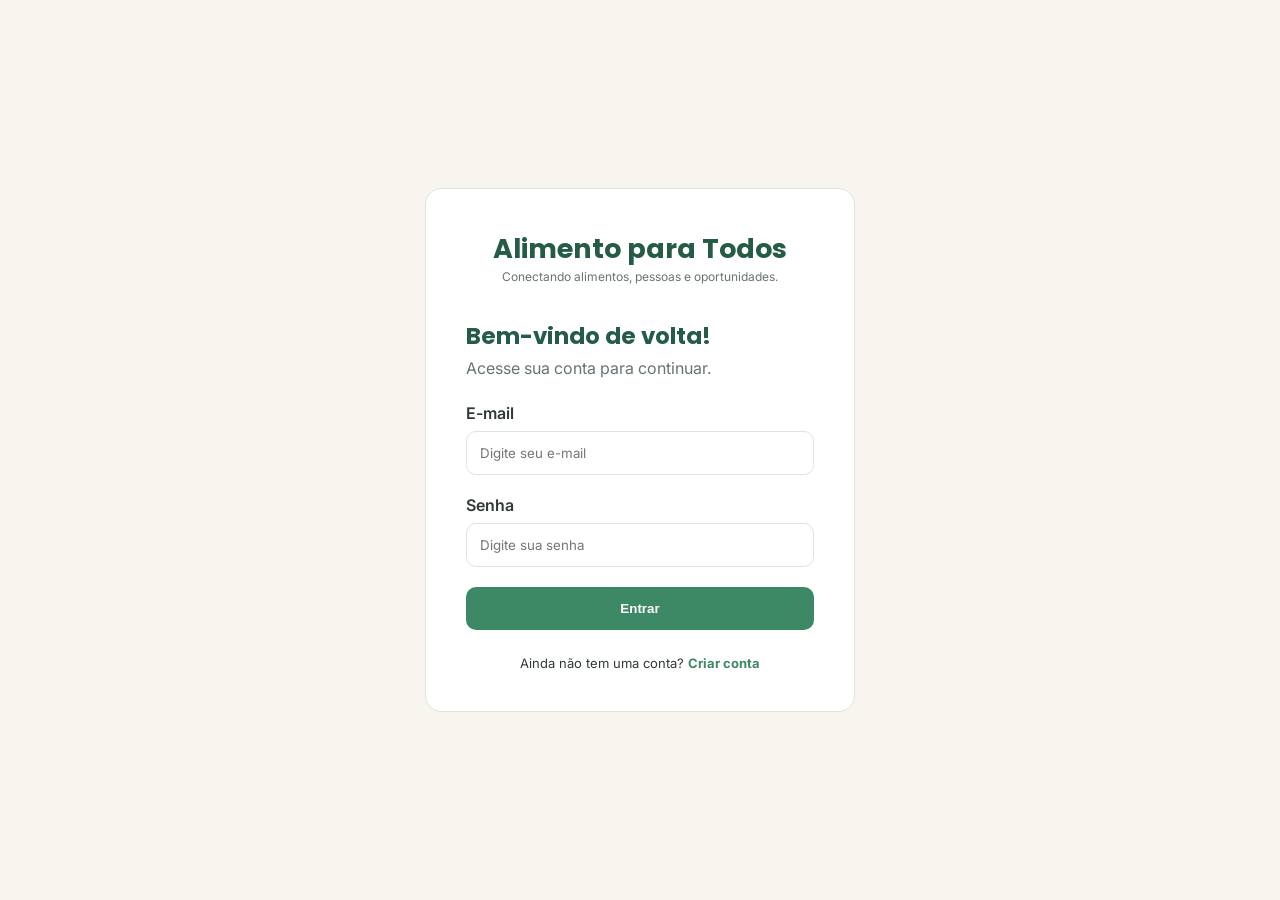
<file: index.html>
<!DOCTYPE html>
<html lang="pt-br">

<head>
    <meta charset="UTF-8">
    <meta name="viewport" content="width=device-width, initial-scale=1.0">

    <title>Login | Alimento para Todos</title>

    <link rel="preconnect" href="https://fonts.googleapis.com">
    <link rel="preconnect" href="https://fonts.gstatic.com" crossorigin>

    <link href="https://fonts.googleapis.com/css2?family=Inter:wght@400;500;600;700&family=Poppins:wght@400;500;600;700&display=swap" rel="stylesheet">

    <link rel="stylesheet" href="assets/css/style.css">
    <link rel="stylesheet" href="assets/css/login.css">

</head>

<body data-area="publica">

    <main class="login-container">

        <section class="login-card">

            <div class="logo">
                <h1>Alimento para Todos</h1>
                <p>Conectando alimentos, pessoas e oportunidades.</p>
            </div>

            <div class="login-titulo">
                <h2>Bem-vindo de volta!</h2>
                <p>Acesse sua conta para continuar.</p>
            </div>

            <form id="form-login" action="#" method="POST">

                <p class="mensagem" id="mensagem" role="alert"></p>

                <div class="campo">
                    <label for="email">E-mail</label>
                    <input
                        type="email"
                        id="email"
                        name="email"
                        placeholder="Digite seu e-mail"
                        autocomplete="email"
                        required
                    >
                </div>

                <div class="campo">
                    <label for="senha">Senha</label>
                    <input
                        type="password"
                        id="senha"
                        name="senha"
                        placeholder="Digite sua senha"
                        autocomplete="current-password"
                        required
                    >
                </div>

                <button type="submit" class="btn-entrar">
                    Entrar
                </button>

            </form>

            <div class="login-cadastro">
                <p>
                    Ainda não tem uma conta?
                    <a href="cadastro.html">Criar conta</a>
                </p>
            </div>

        </section>

    </main>

    <script src="assets/js/utils.js"></script>
    <script src="assets/js/api.js"></script>
    <script src="assets/js/auth.js"></script>
    <script src="assets/js/paginas/login.js"></script>

</body>

</html>
</file>
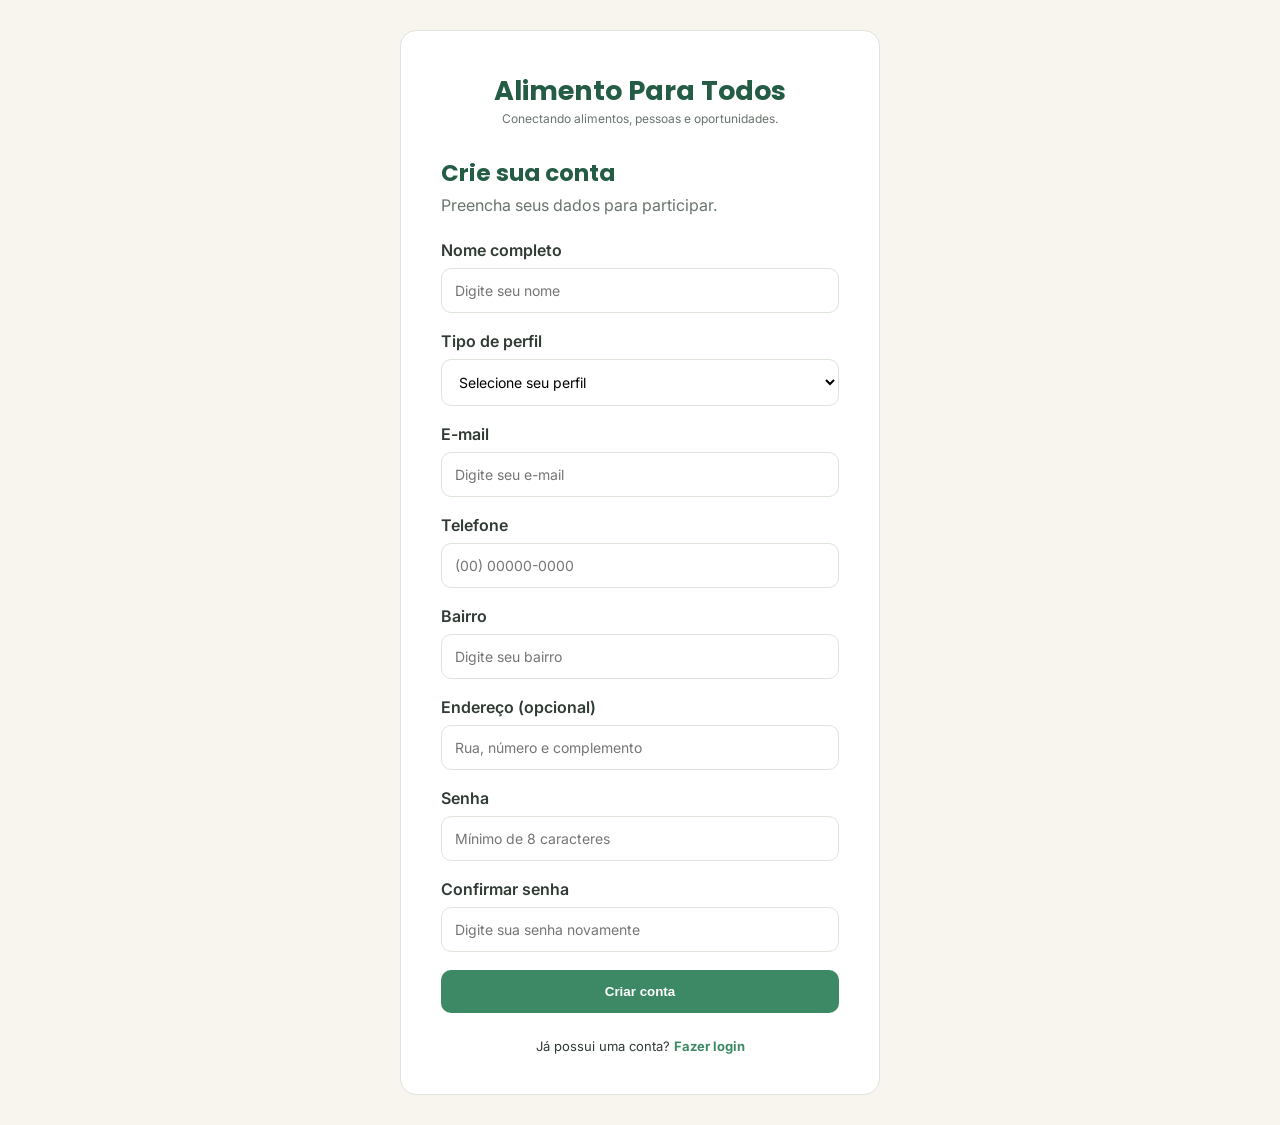
<file: cadastro.html>
<!DOCTYPE html>
<html lang="pt-br">

<head>
    <meta charset="UTF-8">
    <meta name="viewport" content="width=device-width, initial-scale=1.0">

    <title>Cadastro | Alimento Para Todos</title>

    <link rel="preconnect" href="https://fonts.googleapis.com">
    <link rel="preconnect" href="https://fonts.gstatic.com" crossorigin>

    <link href="https://fonts.googleapis.com/css2?family=Inter:wght@400;500;600;700&family=Poppins:wght@400;500;600;700&display=swap" rel="stylesheet">

    <link rel="stylesheet" href="assets/css/style.css">
    <link rel="stylesheet" href="assets/css/cadastro.css">

</head>

<body data-area="publica">

    <main class="cadastro-container">

        <section class="cadastro-card">

            <div class="logo">
                <h1>Alimento Para Todos</h1>
                <p>Conectando alimentos, pessoas e oportunidades.</p>
            </div>

            <div class="cadastro-titulo">
                <h2>Crie sua conta</h2>
                <p>Preencha seus dados para participar.</p>
            </div>

            <form id="form-cadastro" action="#" method="POST" novalidate>

                <p class="mensagem" id="mensagem" role="alert"></p>

                <div class="campo">
                    <label for="nome">Nome completo</label>
                    <input
                        type="text"
                        id="nome"
                        name="nome"
                        placeholder="Digite seu nome"
                        maxlength="150"
                        autocomplete="name"
                        required
                    >
                </div>

                <div class="campo">
                    <label for="perfil">Tipo de perfil</label>
                    <select id="perfil" name="perfil" required>
                        <option value="">Selecione seu perfil</option>
                        <option value="comercio">Comércio</option>
                        <option value="ong">ONG</option>
                    </select>
                </div>

                <div class="campo">
                    <label for="email">E-mail</label>
                    <input
                        type="email"
                        id="email"
                        name="email"
                        placeholder="Digite seu e-mail"
                        maxlength="150"
                        autocomplete="email"
                        required
                    >
                </div>

                <div class="campo">
                    <label for="telefone">Telefone</label>
                    <input
                        type="tel"
                        id="telefone"
                        name="telefone"
                        placeholder="(00) 00000-0000"
                        autocomplete="tel"
                        required
                    >
                </div>

                <div class="campo">
                    <label for="bairro">Bairro</label>
                    <input
                        type="text"
                        id="bairro"
                        name="bairro"
                        placeholder="Digite seu bairro"
                        maxlength="80"
                        required
                    >
                </div>

                <div class="campo">
                    <label for="endereco">Endereço (opcional)</label>
                    <input
                        type="text"
                        id="endereco"
                        name="endereco"
                        placeholder="Rua, número e complemento"
                        maxlength="200"
                        autocomplete="street-address"
                    >
                </div>

                <div class="campo">
                    <label for="senha">Senha</label>
                    <input
                        type="password"
                        id="senha"
                        name="senha"
                        placeholder="Mínimo de 8 caracteres"
                        minlength="8"
                        autocomplete="new-password"
                        required
                    >
                </div>

                <div class="campo">
                    <label for="confirmar_senha">Confirmar senha</label>
                    <input
                        type="password"
                        id="confirmar_senha"
                        name="confirmar_senha"
                        placeholder="Digite sua senha novamente"
                        minlength="8"
                        autocomplete="new-password"
                        required
                    >
                </div>

                <button type="submit" class="btn-cadastrar">
                    Criar conta
                </button>

            </form>

            <div class="cadastro-login">
                <p>
                    Já possui uma conta?
                    <a href="index.html">Fazer login</a>
                </p>
            </div>

        </section>

    </main>

    <script src="assets/js/utils.js"></script>
    <script src="assets/js/api.js"></script>
    <script src="assets/js/auth.js"></script>
    <script src="assets/js/paginas/cadastro.js"></script>

</body>

</html>
</file>
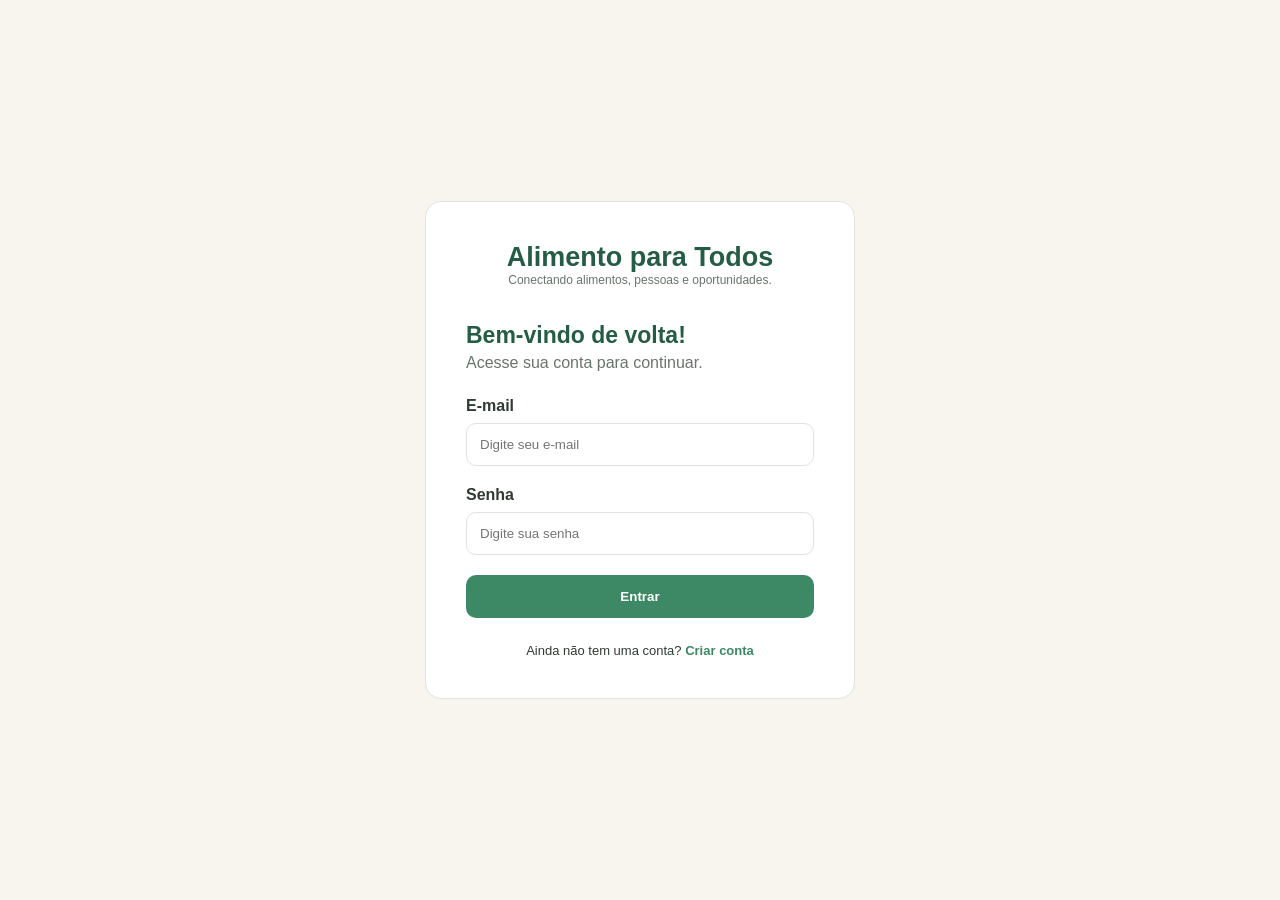
<file: comercio/minhas-doacoes.html>
<!DOCTYPE html>
<html lang="pt-br">

<head>
    <meta charset="UTF-8">
    <meta name="viewport" content="width=device-width, initial-scale=1.0">

    <title>Minhas Doações | Alimento Para Todos</title>

    <link rel="preconnect" href="https://fonts.googleapis.com">
    <link rel="preconnect" href="https://fonts.gstatic.com" crossorigin>

    <link href="https://fonts.googleapis.com/css2?family=Inter:wght@400;500;600;700&family=Poppins:wght@400;500;600;700&display=swap" rel="stylesheet">

    <link rel="stylesheet" href="../assets/css/style.css">
    <link rel="stylesheet" href="../assets/css/comercio.css">

</head>

<body data-area="comercio">

    <header class="cabecalho">

        <div class="logo">
            <h1>Alimentos Para Todos</h1>
        </div>

        <nav class="menu">
            <span class="usuario-nome" data-usuario-nome></span>

            <a href="minhas-doacoes.html" class="ativo">
                Minhas doações
            </a>

            <a href="../index.html" data-sair>
                Sair
            </a>
        </nav>

    </header>

    <main class="conteudo">

        <section class="pagina-titulo">

            <div>
                <h2>Minhas doações</h2>

                <p>
                    Acompanhe e gerencie os alimentos que você disponibilizou.
                </p>
            </div>

            <a href="nova-doacao.html" class="btn-principal">
                + Nova doação
            </a>

        </section>

        <p class="mensagem" id="mensagem" role="alert"></p>

        <section class="lista-doacoes" id="lista-doacoes">

        </section>

    </main>

    <script src="../assets/js/utils.js"></script>
    <script src="../assets/js/api.js"></script>
    <script src="../assets/js/auth.js"></script>
    <script src="../assets/js/paginas/minhas-doacoes.js"></script>

</body>

</html>
</file>
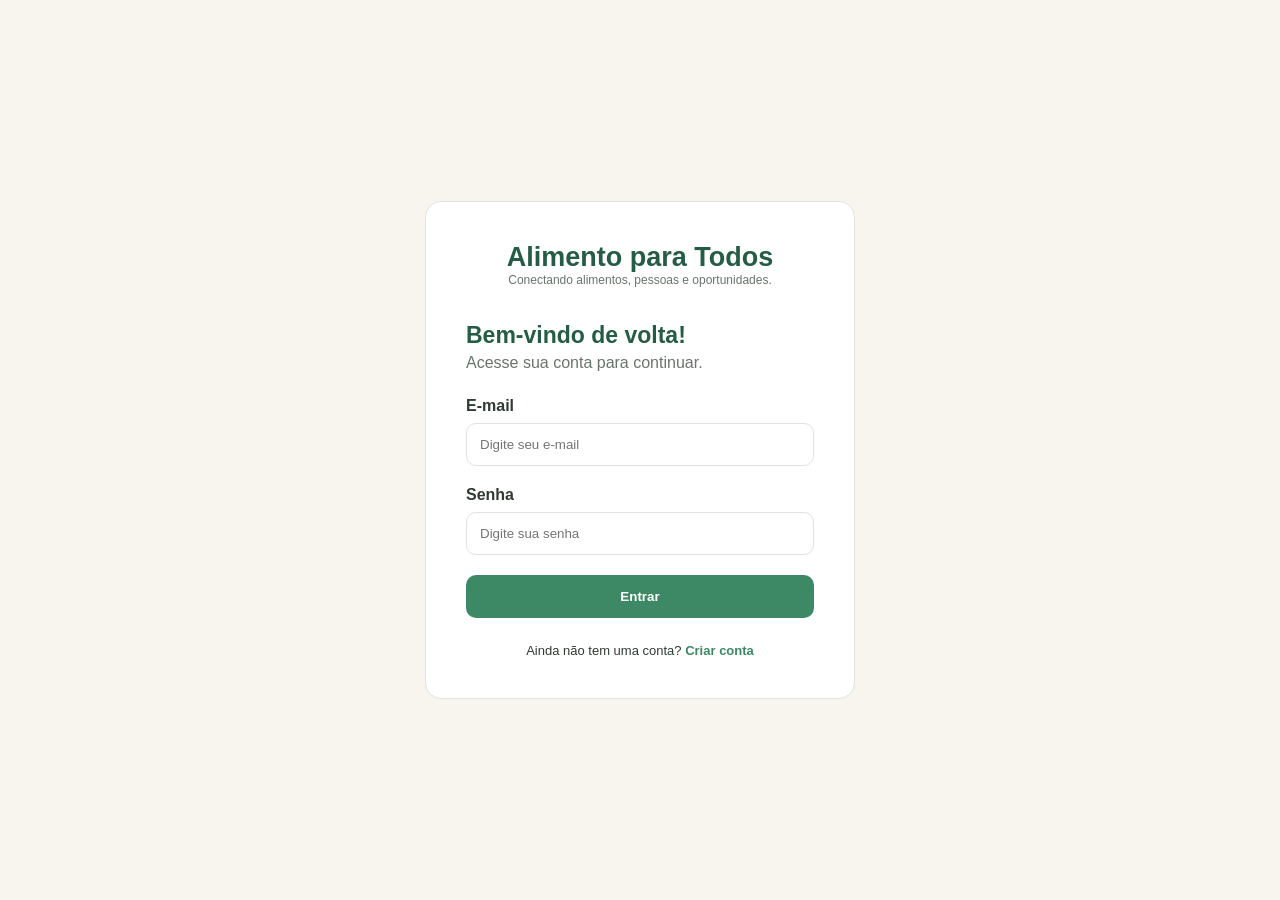
<file: comercio/nova-doacao.html>
<!DOCTYPE html>
<html lang="pt-br">

<head>
    <meta charset="UTF-8">
    <meta name="viewport" content="width=device-width, initial-scale=1.0">

    <title>Nova Doação | Alimento Para Todos</title>

    <link rel="preconnect" href="https://fonts.googleapis.com">
    <link rel="preconnect" href="https://fonts.gstatic.com" crossorigin>

    <link href="https://fonts.googleapis.com/css2?family=Inter:wght@400;500;600;700&family=Poppins:wght@400;500;600;700&display=swap" rel="stylesheet">

    <link rel="stylesheet" href="../assets/css/style.css">
    <link rel="stylesheet" href="../assets/css/comercio.css">

</head>

<body data-area="comercio">

    <header class="cabecalho">

        <div class="logo">
            <h1>Alimento Para Todos</h1>
        </div>

        <nav class="menu">
            <span class="usuario-nome" data-usuario-nome></span>
            <a href="minhas-doacoes.html">Minhas doações</a>
            <a href="../index.html" data-sair>Sair</a>
        </nav>

    </header>

    <main class="conteudo">

        <section class="formulario-container">

            <div class="pagina-titulo">
                <div>
                    <h2 id="titulo-pagina">Nova doação</h2>
                    <p>Compartilhe alimentos e ajude quem precisa.</p>
                </div>
            </div>

            <form class="formulario-doacao" id="form-doacao" action="#" method="POST">

                <p class="mensagem" id="mensagem" role="alert"></p>

                <div class="campo">
                    <label for="titulo">Nome do alimento</label>

                    <input
                        type="text"
                        id="titulo"
                        name="titulo"
                        placeholder="Ex: Frutas variadas"
                        maxlength="100"
                        required
                    >
                </div>

                <div class="campo">
                    <label for="categoria_id">Categoria</label>

                    <select
                        id="categoria_id"
                        name="categoria_id"
                        required
                    >
                        <option value="">Selecione uma categoria</option>
                    </select>
                </div>

                <div class="campo">
                    <label for="quantidade">Quantidade</label>

                    <input
                        type="text"
                        id="quantidade"
                        name="quantidade"
                        placeholder="Ex: 10 kg ou 20 unidades"
                        maxlength="50"
                        required
                    >
                </div>

                <div class="campo">
                    <label for="limite_retirada">Prazo para retirada</label>

                    <input
                        type="datetime-local"
                        id="limite_retirada"
                        name="limite_retirada"
                        required
                    >
                </div>

                <div class="campo">
                    <label for="descricao">Descrição (opcional)</label>

                    <textarea
                        id="descricao"
                        name="descricao"
                        rows="4"
                        maxlength="1000"
                        placeholder="Adicione informações sobre os alimentos..."
                    ></textarea>
                </div>

                <div class="formulario-acoes">

                    <a href="minhas-doacoes.html" class="btn-voltar">
                        Voltar
                    </a>

                    <button type="submit" class="btn-principal" id="btn-salvar">
                        Cadastrar doação
                    </button>

                </div>

            </form>

        </section>

    </main>

    <script src="../assets/js/utils.js"></script>
    <script src="../assets/js/api.js"></script>
    <script src="../assets/js/auth.js"></script>
    <script src="../assets/js/paginas/nova-doacao.js"></script>

</body>

</html>
</file>
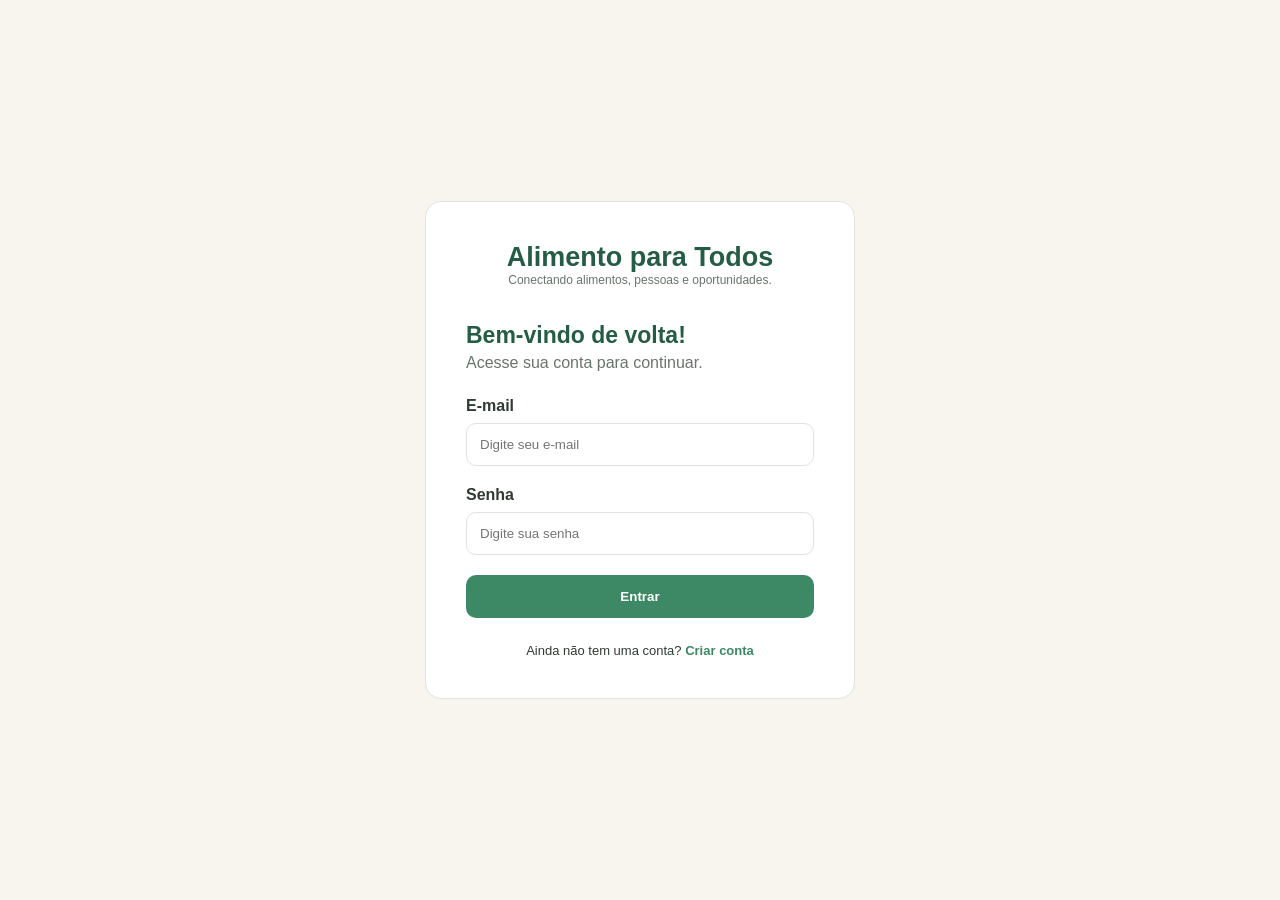
<file: ong/disponiveis.html>
<!DOCTYPE html>
<html lang="pt-br">

<head>
    <meta charset="UTF-8">
    <meta name="viewport" content="width=device-width, initial-scale=1.0">

    <title>Doações Disponíveis | Alimento Para Todos</title>

    <link rel="preconnect" href="https://fonts.googleapis.com">
    <link rel="preconnect" href="https://fonts.gstatic.com" crossorigin>

    <link href="https://fonts.googleapis.com/css2?family=Inter:wght@400;500;600;700&family=Poppins:wght@400;500;600;700&display=swap" rel="stylesheet">

    <link rel="stylesheet" href="../assets/css/style.css">
    <link rel="stylesheet" href="../assets/css/ong.css">

</head>

<body data-area="ong">

    <header class="cabecalho">

        <div class="logo">
            <h1>Alimentos Para Todos</h1>
        </div>

        <nav class="menu">
            <span class="usuario-nome" data-usuario-nome></span>

            <a href="disponiveis.html" class="ativo">
                Doações disponíveis
            </a>

            <a href="minhas-reservas.html">
                Minhas reservas
            </a>

            <a href="../index.html" data-sair>
                Sair
            </a>
        </nav>

    </header>

    <main class="conteudo">

        <section class="pagina-titulo">

            <div>
                <h2>Doações disponíveis</h2>

                <p>
                    Encontre alimentos disponíveis para sua instituição.
                </p>
            </div>

        </section>

        <form class="filtros" id="form-filtros">

            <div class="campo-filtro">

                <label for="bairro">Bairro</label>

                <input
                    type="text"
                    id="bairro"
                    name="bairro"
                    placeholder="Digite um bairro"
                >

            </div>

            <div class="campo-filtro">

                <label for="categoria">Categoria</label>

                <select id="categoria" name="categoria">
                    <option value="">Todas as categorias</option>
                </select>

            </div>

            <button type="submit" class="btn-principal">
                Filtrar
            </button>

        </form>

        <p class="mensagem" id="mensagem" role="alert"></p>

        <section class="lista-doacoes" id="lista-doacoes">

        </section>

    </main>

    <script src="../assets/js/utils.js"></script>
    <script src="../assets/js/api.js"></script>
    <script src="../assets/js/auth.js"></script>
    <script src="../assets/js/paginas/disponiveis.js"></script>

</body>

</html>
</file>
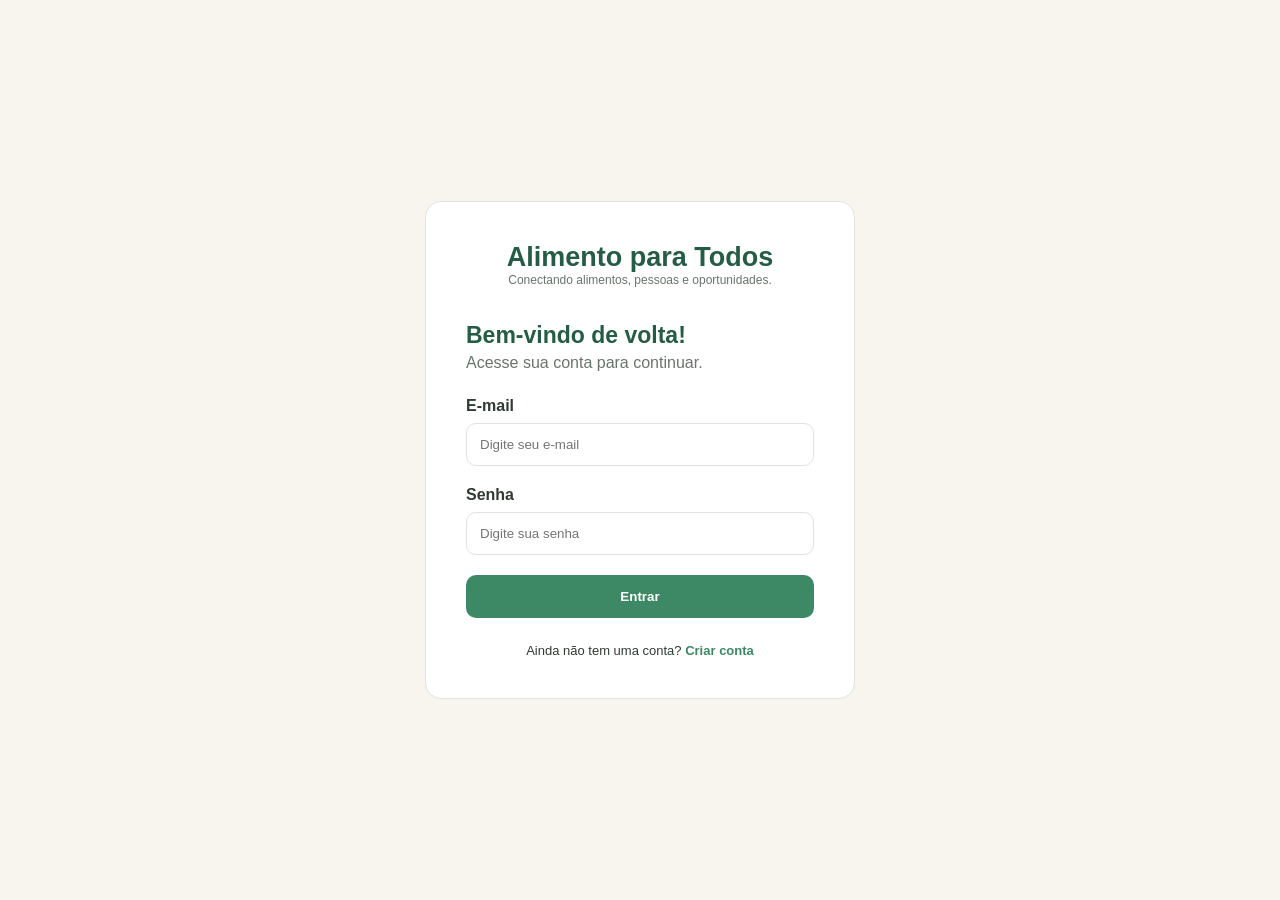
<file: ong/minhas-reservas.html>
<!DOCTYPE html>
<html lang="pt-br">

<head>
    <meta charset="UTF-8">
    <meta name="viewport" content="width=device-width, initial-scale=1.0">

    <title>Minhas Reservas | Alimento Para Todos</title>

    <link rel="preconnect" href="https://fonts.googleapis.com">
    <link rel="preconnect" href="https://fonts.gstatic.com" crossorigin>

    <link href="https://fonts.googleapis.com/css2?family=Inter:wght@400;500;600;700&family=Poppins:wght@400;500;600;700&display=swap" rel="stylesheet">

    <link rel="stylesheet" href="../assets/css/style.css">
    <link rel="stylesheet" href="../assets/css/ong.css">

</head>

<body data-area="ong">

    <header class="cabecalho">

        <div class="logo">
            <h1>Alimentos Para Todos</h1>
        </div>

        <nav class="menu">
            <span class="usuario-nome" data-usuario-nome></span>

            <a href="disponiveis.html">
                Doações disponíveis
            </a>

            <a href="minhas-reservas.html" class="ativo">
                Minhas reservas
            </a>

            <a href="../index.html" data-sair>
                Sair
            </a>

        </nav>

    </header>

    <main class="conteudo">

        <section class="pagina-titulo">

            <div>
                <h2>Minhas reservas</h2>

                <p>
                    Acompanhe as doações reservadas pela sua instituição.
                </p>
            </div>

        </section>

        <p class="mensagem" id="mensagem" role="alert"></p>

        <section class="grupo-reservas">
            <h3 class="grupo-titulo">Ativas</h3>
            <div class="lista-doacoes" id="reservas-ativas"></div>
        </section>

        <section class="grupo-reservas">
            <h3 class="grupo-titulo">Histórico</h3>
            <div class="lista-doacoes" id="reservas-historico"></div>
        </section>

    </main>

    <script src="../assets/js/utils.js"></script>
    <script src="../assets/js/api.js"></script>
    <script src="../assets/js/auth.js"></script>
    <script src="../assets/js/paginas/minhas-reservas.js"></script>

</body>

</html>
</file>
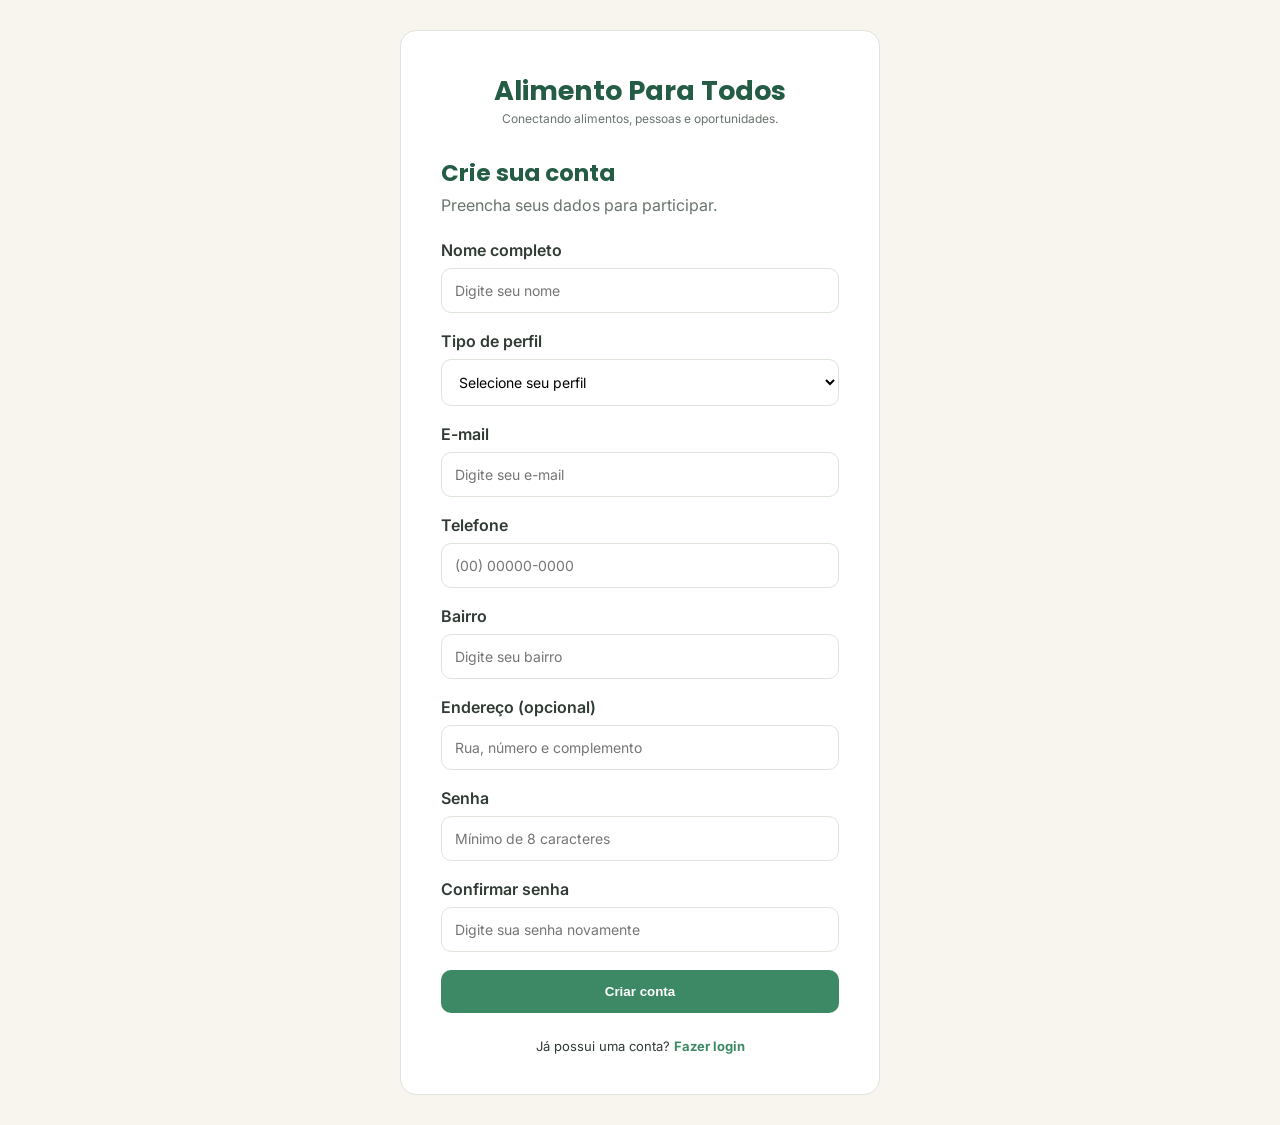
<file: assets/html/cadastro.html>
<!DOCTYPE html>
<html lang="pt-br">

<head>
    <meta charset="UTF-8">
    <meta name="viewport" content="width=device-width, initial-scale=1.0">

    <title>Cadastro | Projeto</title>

    <link rel="preconnect" href="https://fonts.googleapis.com">
    <link rel="preconnect" href="https://fonts.gstatic.com" crossorigin>

    <link href="https://fonts.googleapis.com/css2?family=Inter:wght@400;500;600;700&family=Poppins:wght@400;500;600;700&display=swap" rel="stylesheet">

    <link rel="stylesheet" href="../css/style.css">
    <link rel="stylesheet" href="../css/cadastro.css">

</head>

<body>

    <main class="cadastro-container">

        <section class="cadastro-card">

            <div class="logo">
                <h1>Alimento Para Todos</h1>
                <p>Conectando alimentos, pessoas e oportunidades.</p>
            </div>

            <div class="cadastro-titulo">
                <h2>Crie sua conta</h2>
                <p>Preencha seus dados para participar.</p>
            </div>

            <form action="#" method="POST">

                <div class="campo">
                    <label for="nome">Nome completo</label>
                    <input
                        type="text"
                        id="nome"
                        name="nome"
                        placeholder="Digite seu nome"
                        required
                    >
                </div>

                <div class="campo">
                    <label for="perfil">Tipo de perfil</label>
                    <select id="perfil" name="perfil" required>
                        <option value="">Selecione seu perfil</option>
                        <option value="comercio">Comércio</option>
                        <option value="ong">ONG</option>
                    </select>
                </div>

                <div class="campo">
                    <label for="email">E-mail</label>
                    <input
                        type="email"
                        id="email"
                        name="email"
                        placeholder="Digite seu e-mail"
                        required
                    >
                </div>

                <div class="campo">
                    <label for="telefone">Telefone</label>
                    <input
                        type="tel"
                        id="telefone"
                        name="telefone"
                        placeholder="(00) 00000-0000"
                        required
                    >
                </div>

                <div class="campo">
                    <label for="bairro">Bairro</label>
                    <input
                        type="text"
                        id="bairro"
                        name="bairro"
                        placeholder="Digite seu bairro"
                        required
                    >
                </div>

                <div class="campo">
                    <label for="endereco">Endereço (opcional)</label>
                    <input
                        type="text"
                        id="endereco"
                        name="endereco"
                        placeholder="Rua, número e complemento"
                    >
                </div>

                <div class="campo">
                    <label for="senha">Senha</label>
                    <input
                        type="password"
                        id="senha"
                        name="senha"
                        placeholder="Mínimo de 8 caracteres"
                        minlength="8"
                        required
                    >
                </div>

                <div class="campo">
                    <label for="confirmar_senha">Confirmar senha</label>
                    <input
                        type="password"
                        id="confirmar_senha"
                        name="confirmar_senha"
                        placeholder="Digite sua senha novamente"
                        minlength="8"
                        required
                    >
                </div>

                <button type="submit" class="btn-cadastrar">
                    Criar conta
                </button>

            </form>

            <div class="cadastro-login">
                <p>
                    Já possui uma conta?
                    <a href="login.html">Fazer login</a>
                </p>
            </div>

        </section>

    </main>

</body>

</html>
</file>
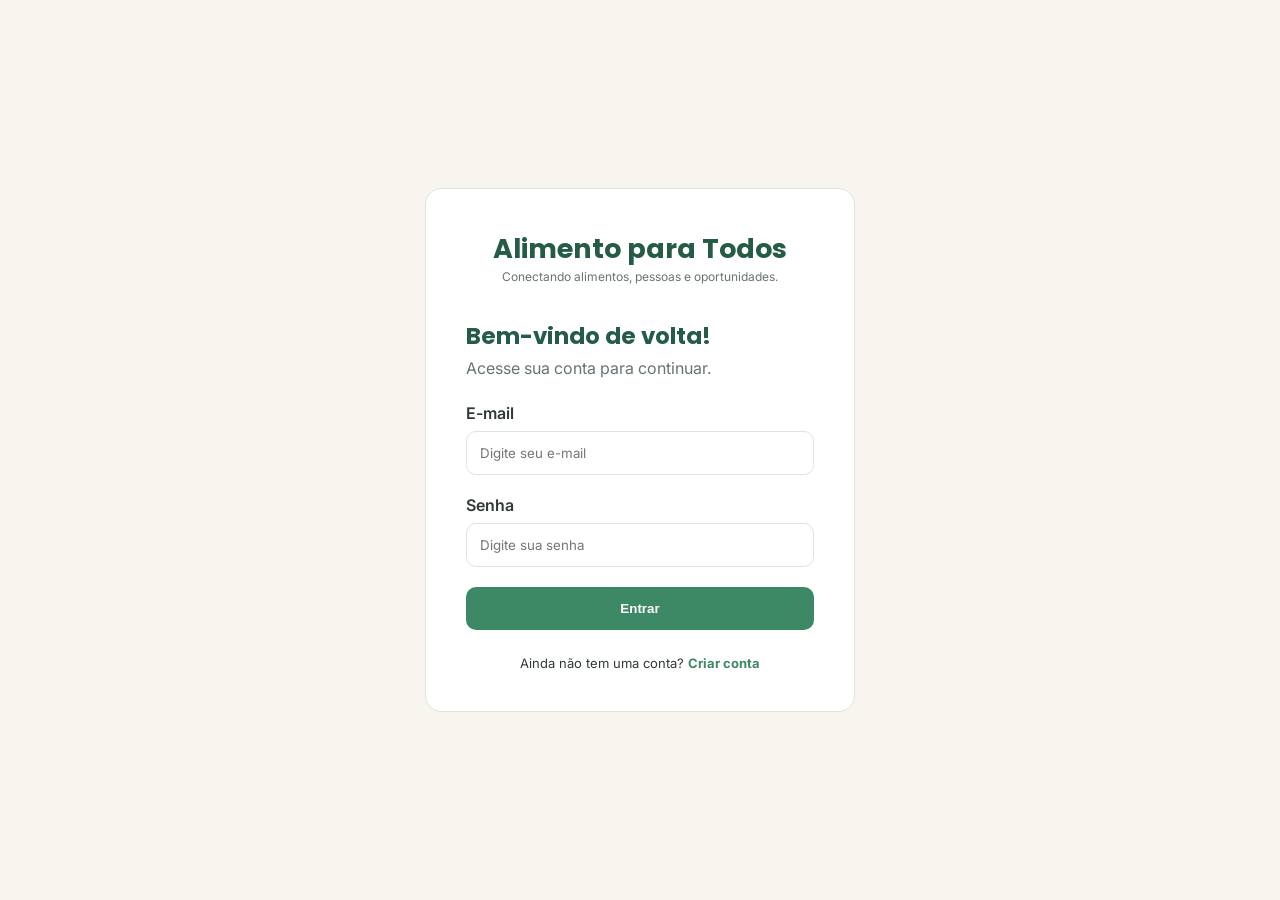
<file: assets/html/login.html>
<!DOCTYPE html>
<html lang="pt-br">

<head>
    <meta charset="UTF-8">
    <meta name="viewport" content="width=device-width, initial-scale=1.0">

    <title>Login | Alimento para Todos</title>

    <link rel="preconnect" href="https://fonts.googleapis.com">
    <link rel="preconnect" href="https://fonts.gstatic.com" crossorigin>

    <link href="https://fonts.googleapis.com/css2?family=Inter:wght@400;500;600;700&family=Poppins:wght@400;500;600;700&display=swap" rel="stylesheet">

    <link rel="stylesheet" href="../css/style.css">
    <link rel="stylesheet" href="../css/login.css">

</head>

<body>

    <main class="login-container">

        <section class="login-card">

            <div class="logo">
                <h1>Alimento para Todos</h1>
                <p>Conectando alimentos, pessoas e oportunidades.</p>
            </div>

            <div class="login-titulo">
                <h2>Bem-vindo de volta!</h2>
                <p>Acesse sua conta para continuar.</p>
            </div>

            <form action="#" method="POST">

                <div class="campo">
                    <label for="email">E-mail</label>
                    <input
                        type="email"
                        id="email"
                        name="email"
                        placeholder="Digite seu e-mail"
                        required
                    >
                </div>

                <div class="campo">
                    <label for="senha">Senha</label>
                    <input
                        type="password"
                        id="senha"
                        name="senha"
                        placeholder="Digite sua senha"
                        required
                    >
                </div>

                <button type="submit" class="btn-entrar">
                    Entrar
                </button>

            </form>

            <div class="login-cadastro">
                <p>
                    Ainda não tem uma conta?
                    <a href="cadastro.html">Criar conta</a>
                </p>
            </div>

        </section>

    </main>

</body>

</html>
</file>
<file: assets/css/style.css>
:root {

    --verde-principal: #245C45;
    --verde-natural: #3D8965;
    --verde-suave: #A8CDB2;
    --verde-claro: #EAF2E9;

    --creme: #F7F5ED;
    --branco: #FFFFFF;

    --texto-principal: #303B34;
    --texto-secundario: #68756C;

    --borda: #DDE5DC;

    --fonte-titulo: 'Poppins', sans-serif;
    --fonte-texto: 'Inter', sans-serif;

}

* {
    margin: 0;
    padding: 0;
    box-sizing: border-box;
}

body {
    font-family: var(--fonte-texto);
    background-color: var(--creme);
    color: var(--texto-principal);
}


h1, h2, h3, h4 {
    font-family: var(--fonte-titulo);
    color: var(--verde-principal);
}

a {
    color: var(--verde-natural);
    text-decoration: none;
}

a:hover {
    color: var(--verde-principal);
}

body[data-area="comercio"]:not(.liberado),
body[data-area="ong"]:not(.liberado) {
    visibility: hidden;
}

.mensagem {
    display: none;

    margin-bottom: 18px;
    padding: 12px 14px;

    border-radius: 8px;

    font-size: 14px;
}

.mensagem.erro {
    display: block;
    background-color: #FCE8E6;
    color: #A34238;
}

.mensagem.sucesso {
    display: block;
    background-color: var(--verde-claro);
    color: var(--verde-principal);
}

.lista-vazia {
    grid-column: 1 / -1;

    padding: 40px 20px;

    background-color: var(--branco);
    color: var(--texto-secundario);

    border: 1px dashed var(--borda);
    border-radius: 13px;

    text-align: center;
}

.usuario-nome {
    color: var(--texto-principal);
    font-size: 14px;
    font-weight: 600;
}

.doacao-contato {
    margin-bottom: 18px;
    padding: 12px 14px;

    background-color: var(--verde-claro);
    border-radius: 8px;
}

.doacao-contato p {
    color: var(--texto-principal);
    font-size: 13px;
}

.link-whatsapp {
    font-weight: 700;
    text-decoration: underline;
}

button:disabled {
    opacity: 0.6;
    cursor: not-allowed;
}
</file>
<file: assets/css/login.css>
.login-container {
    min-height: 100vh;

    display: flex;
    align-items: center;
    justify-content: center;

    padding: 20px;
}

.login-card {
    width: 100%;
    max-width: 430px;

    background-color: var(--branco);

    padding: 40px;

    border: 1px solid var(--borda);
    border-radius: 16px;
}

.logo {
    text-align: center;
    margin-bottom: 35px;
}

.logo h1 {
    font-size: 27px;
    font-weight: 700;
}

.logo p {
    color: var(--texto-secundario);
    font-size: 12px;
}

.login-titulo {
    margin-bottom: 25px;
}

.login-titulo h2 {
    font-size: 23px;
    margin-bottom: 5px;
}

.login-titulo p {
    color: var(--texto-secundario);
}

.campo {
    margin-bottom: 20px;
}

.campo label {
    display: block;
    margin-bottom: 8px;
    font-weight: 600;
}

.campo input {
    width: 100%;
    padding: 13px;

    border: 1px solid var(--borda);
    border-radius: 10px;

    outline: none;
    font-family: var(--fonte-texto);
}

.campo input:focus {
    border-color: var(--verde-natural);
}


.btn-entrar {
    width: 100%;
    padding: 14px;

    background-color: var(--verde-natural);
    color: var(--branco);

    border: none;
    border-radius: 10px;

    font-weight: 600;
    cursor: pointer;
}

.btn-entrar:hover {
    background-color: var(--verde-principal);
}


.login-cadastro {
    text-align: center;
    margin-top: 25px;

    font-size: 13px;
}

.login-cadastro a {
    font-weight: 700;
}

@media (max-width: 480px) {

    .login-card {
        padding: 28px 22px;
    }

    .logo h1 {
        font-size: 23px;
    }

}
</file>
<file: assets/css/cadastro.css>
.cadastro-container {
    min-height: 100vh;

    display: flex;
    align-items: center;
    justify-content: center;

    padding: 30px 20px;
}

.cadastro-card {
    width: 100%;
    max-width: 480px;

    background-color: var(--branco);

    padding: 40px;

    border: 1px solid var(--borda);
    border-radius: 16px;
}

.logo {
    text-align: center;
    margin-bottom: 30px;
}

.logo h1 {
    font-size: 27px;
    font-weight: 700;
}

.logo p {
    color: var(--texto-secundario);
    font-size: 12px;
}

.cadastro-titulo {
    margin-bottom: 25px;
}

.cadastro-titulo h2 {
    font-size: 23px;
    margin-bottom: 5px;
}

.cadastro-titulo p {
    color: var(--texto-secundario);
}

.campo {
    margin-bottom: 18px;
}

.campo label {
    display: block;
    margin-bottom: 8px;
    font-weight: 600;
}

.campo input,
.campo select {
    width: 100%;
    padding: 13px;

    border: 1px solid var(--borda);
    border-radius: 10px;

    outline: none;
    font-family: var(--fonte-texto);
    font-size: 14px;

    background-color: var(--branco);
}

.campo input:focus,
.campo select:focus {
    border-color: var(--verde-natural);
}

.btn-cadastrar {
    width: 100%;
    padding: 14px;

    background-color: var(--verde-natural);
    color: var(--branco);

    border: none;
    border-radius: 10px;

    font-weight: 600;
    cursor: pointer;
}

.btn-cadastrar:hover {
    background-color: var(--verde-principal);
}

.cadastro-login {
    text-align: center;
    margin-top: 25px;

    font-size: 13px;
}

.cadastro-login a {
    font-weight: 700;
}

@media (max-width: 480px) {

    .cadastro-card {
        padding: 28px 22px;
    }

    .logo h1 {
        font-size: 23px;
    }
}
</file>
<file: assets/css/comercio.css>
.cabecalho {
    background-color: var(--branco);
    padding: 20px 7%;

    display: flex;
    align-items: center;
    justify-content: space-between;

    border-bottom: 1px solid var(--borda);
}

.logo h1 {
    font-size: 22px;
}

.menu {
    display: flex;
    align-items: center;
    gap: 25px;
}

.menu a {
    color: var(--texto-secundario);
    font-size: 14px;
    font-weight: 600;
}

.menu a:hover,
.menu a.ativo {
    color: var(--verde-principal);
}

.conteudo {
    width: 86%;
    max-width: 1100px;
    margin: 45px auto;
}

.pagina-titulo {
    display: flex;
    align-items: center;
    justify-content: space-between;

    gap: 20px;
    margin-bottom: 30px;
}

.pagina-titulo h2 {
    font-size: 27px;
    margin-bottom: 5px;
}

.pagina-titulo p {
    color: var(--texto-secundario);
    font-size: 14px;
}

.btn-principal {
    display: inline-block;

    background-color: var(--verde-principal);
    color: var(--branco);

    padding: 13px 20px;
    border: none;
    border-radius: 9px;

    font-size: 14px;
    font-weight: 600;

    cursor: pointer;
    text-align: center;
}

.btn-principal:hover {
    background-color: var(--verde-natural);
    color: var(--branco);
}

.lista-doacoes {
    display: grid;
    grid-template-columns: repeat(2, 1fr);
    gap: 20px;
}

.doacao-card {
    background-color: var(--branco);

    padding: 25px;

    border: 1px solid var(--borda);
    border-radius: 13px;
}

.doacao-topo {
    display: flex;
    align-items: center;
    justify-content: space-between;

    gap: 10px;
    margin-bottom: 10px;
}

.doacao-topo h3 {
    font-size: 18px;
}

.categoria {
    color: var(--texto-secundario);
    font-size: 13px;
    margin-bottom: 18px;
}

.doacao-informacoes {
    display: flex;
    flex-direction: column;
    gap: 9px;

    margin-bottom: 20px;
}

.doacao-informacoes p {
    color: var(--texto-secundario);
    font-size: 13px;
}

.status {
    padding: 6px 11px;
    border-radius: 20px;

    font-size: 11px;
    font-weight: 600;
}

.disponivel {
    background-color: var(--verde-claro);
    color: var(--verde-principal);
}

.reservada {
    background-color: #FFF1D6;
    color: #916414;
}

.retirada {
    background-color: #E8EDF5;
    color: #425B80;
}

.cancelada,
.expirada {
    background-color: #FCE8E6;
    color: #A34238;
}

.doacao-acoes {
    display: flex;
    flex-wrap: wrap;
    gap: 10px;

    border-top: 1px solid var(--borda);
    padding-top: 18px;
}

.btn-secundario,
.btn-cancelar,
.btn-confirmar,
.btn-voltar {
    display: inline-block;

    padding: 10px 15px;
    border-radius: 8px;

    font-family: var(--fonte-texto);
    font-size: 12px;
    font-weight: 600;

    cursor: pointer;
    text-align: center;
}

.btn-secundario {
    background-color: var(--verde-claro);
    color: var(--verde-principal);
}

.btn-cancelar {
    background-color: #FCE8E6;
    color: #A34238;
    border: none;
}

.btn-confirmar {
    background-color: var(--verde-principal);
    color: var(--branco);
    border: none;
}

.btn-secundario:hover,
.btn-cancelar:hover,
.btn-confirmar:hover {
    opacity: 0.8;
}

.formulario-container {
    max-width: 650px;
    margin: 0 auto;
}

.formulario-doacao {
    background-color: var(--branco);

    padding: 35px;

    border: 1px solid var(--borda);
    border-radius: 13px;
}

.campo {
    margin-bottom: 22px;
}

.campo label {
    display: block;
    margin-bottom: 8px;

    color: var(--texto-principal);
    font-size: 14px;
    font-weight: 600;
}

.campo input,
.campo select,
.campo textarea {
    width: 100%;
    padding: 13px;

    border: 1px solid var(--borda);
    border-radius: 8px;

    background-color: var(--branco);
    color: var(--texto-principal);

    font-family: var(--fonte-texto);
    font-size: 14px;

    outline: none;
}

.campo textarea {
    resize: vertical;
}

.campo input:focus,
.campo select:focus,
.campo textarea:focus {
    border-color: var(--verde-natural);
}

.formulario-acoes {
    display: flex;
    justify-content: flex-end;
    gap: 12px;

    margin-top: 30px;
}

.btn-voltar {
    background-color: var(--verde-claro);
    color: var(--verde-principal);
    border: none;
}

.btn-voltar:hover {
    background-color: var(--verde-suave);
    color: var(--verde-principal);
}

@media (max-width: 700px) {

    .cabecalho {
        padding: 18px 5%;
        flex-direction: column;
        gap: 15px;
    }

    .menu {
        gap: 18px;
    }

    .conteudo {
        width: 90%;
        margin: 30px auto;
    }

    .pagina-titulo {
        align-items: flex-start;
        flex-direction: column;
    }

    .lista-doacoes {
        grid-template-columns: 1fr;
    }

    .formulario-doacao {
        padding: 25px 20px;
    }

    .formulario-acoes {
        flex-direction: column-reverse;
    }

    .formulario-acoes a,
    .formulario-acoes button {
        width: 100%;
    }

}
</file>
<file: assets/css/ong.css>
.cabecalho {
    background-color: var(--branco);
    padding: 18px 8%;
    display: flex;
    justify-content: space-between;
    align-items: center;
    border-bottom: 1px solid var(--borda);
}

.logo h1 {
    font-size: 24px;
}

.menu {
    display: flex;
    align-items: center;
    gap: 25px;
}

.menu a {
    color: var(--texto-secundario);
    font-weight: 500;
}

.menu a:hover,
.menu a.ativo {
    color: var(--verde-principal);
}

.conteudo {
    width: 84%;
    max-width: 1100px;
    margin: 40px auto;
}

.pagina-titulo {
    margin-bottom: 25px;
}

.pagina-titulo h2 {
    font-size: 28px;
    margin-bottom: 5px;
}

.pagina-titulo p {
    color: var(--texto-secundario);
    font-size: 14px;
}

.grupo-reservas {
    margin-bottom: 35px;
}

.grupo-titulo {
    font-size: 18px;
    margin-bottom: 15px;
}

.filtros {
    display: flex;
    gap: 15px;
    margin-bottom: 30px;
    padding: 20px;
    background-color: var(--branco);
    border: 1px solid var(--borda);
    border-radius: 10px;
}

.filtros input,
.filtros select {
    flex: 1;
    padding: 12px;
    border: 1px solid var(--borda);
    border-radius: 6px;
    font-family: var(--fonte-texto);
    font-size: 14px;
    outline: none;
}

.filtros input:focus,
.filtros select:focus {
    border-color: var(--verde-natural);
}

.btn-filtrar {
    background-color: var(--verde-principal);
    color: var(--branco);
    border: none;
    padding: 12px 22px;
    border-radius: 6px;
    cursor: pointer;
    font-weight: 600;
}

.btn-filtrar:hover {
    background-color: var(--verde-natural);
}

.lista-doacoes {
    display: grid;
    grid-template-columns: repeat(2, 1fr);
    gap: 20px;
}

.doacao-card {
    background-color: var(--branco);
    border: 1px solid var(--borda);
    border-radius: 10px;
    padding: 22px;
}

.doacao-topo {
    display: flex;
    justify-content: space-between;
    align-items: center;
    margin-bottom: 15px;
    gap: 10px;
}

.doacao-topo h2 {
    font-size: 20px;
}

.categoria {
    display: inline-block;
    background-color: var(--verde-claro);
    color: var(--verde-principal);
    padding: 5px 12px;
    border-radius: 20px;
    font-size: 12px;
    font-weight: 600;
    margin-bottom: 15px;
}

.doacao-informacoes {
    display: flex;
    flex-direction: column;
    gap: 10px;
    margin-bottom: 20px;
}

.doacao-informacoes p {
    color: var(--texto-secundario);
    font-size: 14px;
}

.status {
    padding: 6px 12px;
    border-radius: 20px;
    font-size: 12px;
    font-weight: 600;
}

.disponivel {
    background-color: #E2F2E6;
    color: #34734A;
}

.reservada {
    background-color: #FFF1D6;
    color: #94651D;
}

.retirada {
    background-color: #E5EAF5;
    color: #455D8A;
}

.cancelada,
.expirada {
    background-color: #FBE5E5;
    color: #A94444;
}

.btn-principal,
.btn-reservar,
.btn-confirmar,
.btn-whatsapp {
    display: inline-block;
    padding: 11px 18px;
    border-radius: 6px;
    text-align: center;
    font-size: 14px;
    font-weight: 600;
    cursor: pointer;
    border: none;
}

.btn-reservar,
.btn-principal {
    background-color: var(--verde-principal);
    color: var(--branco);
}

.btn-reservar:hover,
.btn-principal:hover {
    background-color: var(--verde-natural);
    color: var(--branco);
}

.btn-cancelar {
    background-color: #FBE5E5;
    color: #A94444;
    padding: 10px 16px;
    border: none;
    border-radius: 6px;
    cursor: pointer;
    font-weight: 600;
}

.btn-cancelar:hover {
    background-color: #F5D2D2;
}

.btn-whatsapp {
    background-color: #E2F2E6;
    color: #34734A;
}

.btn-whatsapp:hover {
    background-color: #CDE8D4;
    color: #245C45;
}

.btn-voltar {
    color: var(--verde-principal);
    font-weight: 600;
}

.doacao-acoes {
    display: flex;
    align-items: center;
    flex-wrap: wrap;
    gap: 10px;
}

.campo-filtro {
    flex: 1;

    display: flex;
    flex-direction: column;
    gap: 6px;
}

.campo-filtro label {
    font-size: 13px;
    font-weight: 600;
}

.filtros .btn-principal {
    align-self: flex-end;
}

@media (max-width: 700px) {

    .cabecalho {
        flex-direction: column;
        gap: 15px;
    }

    .menu {
        flex-wrap: wrap;
        justify-content: center;
        gap: 15px;
    }

    .conteudo {
        width: 92%;
        margin: 25px auto;
    }

    .filtros {
        flex-direction: column;
    }

    .lista-doacoes {
        grid-template-columns: 1fr;
    }

    .doacao-topo {
        flex-direction: column;
        align-items: flex-start;
    }
}
</file>
